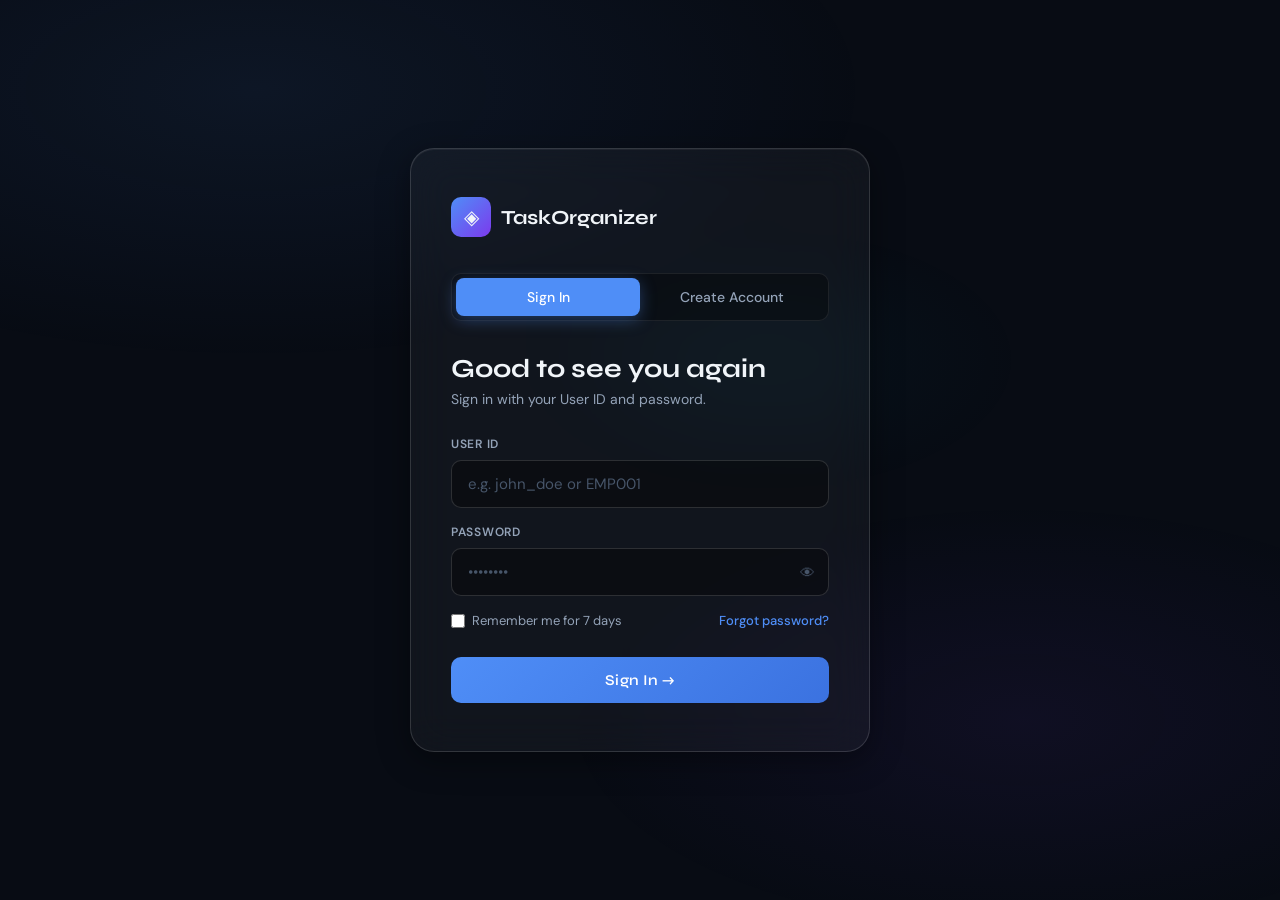
<file: frontend/index.html>
<!DOCTYPE html>
<html lang="en">
<head>
  <meta charset="UTF-8">
  <meta name="viewport" content="width=device-width, initial-scale=1.0">
  <title>TaskOrganizer — Login</title>
  <link rel="stylesheet" href="style.css">
</head>
<body>

<div id="toast-container"></div>

<div class="auth-wrapper">
  <div class="auth-card">

    <div class="auth-logo">
      <div class="auth-logo-icon">◈</div>
      <div class="auth-logo-text">TaskOrganizer</div>
    </div>

    <div class="auth-tabs">
      <button class="auth-tab active" onclick="switchTab('login')">Sign In</button>
      <button class="auth-tab" onclick="switchTab('signup')">Create Account</button>
    </div>

    <!-- ── SIGN IN ── -->
    <div id="loginForm" class="auth-form active">
      <h2>Good to see you again</h2>
      <p>Sign in with your User ID and password.</p>

      <div class="input-group">
        <label>User ID</label>
        <input id="loginUserId" type="text" placeholder="e.g. john_doe or EMP001" autocomplete="username">
      </div>
      <div class="input-group">
        <label>Password</label>
        <div class="input-with-toggle">
          <input id="loginPassword" type="password" placeholder="••••••••" autocomplete="current-password">
          <button class="toggle-pw" type="button" onclick="togglePw('loginPassword', this)" tabindex="-1">👁</button>
        </div>
      </div>

      <div class="remember-row">
        <label class="checkbox-label">
          <input type="checkbox" id="rememberMe"> Remember me for 7 days
        </label>
        <span class="forgot-link" onclick="showForgotHint()">Forgot password?</span>
      </div>

      <button class="btn-primary" onclick="login()">Sign In →</button>
    </div>

    <!-- ── SIGN UP ── -->
    <div id="signupForm" class="auth-form">
      <h2>Let's get you started</h2>
      <p>A few quick details and you're in.</p>

      <div class="input-group">
        <label>User ID <span style="font-size:11px;color:var(--text3);">(this is what you'll use to log in)</span></label>
        <input id="signupUserId" type="text" placeholder="e.g. john_doe or EMP001" autocomplete="username">
      </div>
      <div class="input-group">
        <label>Full Name</label>
        <input id="name" placeholder="Your name" autocomplete="name">
      </div>
      <div class="input-group">
        <label>Work Email</label>
        <input id="email" type="email" placeholder="you@company.com" autocomplete="email">
      </div>
      <div class="input-group">
        <label>Password</label>
        <div class="input-with-toggle">
          <input id="password" type="password" placeholder="Min. 8 characters" autocomplete="new-password" oninput="checkStrength(this.value)">
          <button class="toggle-pw" type="button" onclick="togglePw('password', this)" tabindex="-1">👁</button>
        </div>
        <div class="strength-bar" id="strengthBar">
          <div class="strength-fill" id="strengthFill"></div>
        </div>
        <div class="strength-label" id="strengthLabel"></div>
      </div>
      <div class="input-group">
        <label>Role</label>
        <select id="role">
          <option value="member">Team Member</option>
          <option value="admin">Admin</option>
        </select>
      </div>
      <button class="btn-primary" onclick="signup()">Create Account →</button>
    </div>

  </div>
</div>

<script src="./script.js"></script>
<script>
function switchTab(tab) {
  document.querySelectorAll('.auth-tab').forEach((t, i) => {
    t.classList.toggle('active', (tab === 'login' && i === 0) || (tab === 'signup' && i === 1));
  });
  document.getElementById('loginForm').classList.toggle('active', tab === 'login');
  document.getElementById('signupForm').classList.toggle('active', tab === 'signup');
}

function togglePw(id, btn) {
  const input = document.getElementById(id);
  if (input.type === 'password') { input.type = 'text'; btn.textContent = '🙈'; }
  else { input.type = 'password'; btn.textContent = '👁'; }
}

function checkStrength(val) {
  const fill  = document.getElementById('strengthFill');
  const label = document.getElementById('strengthLabel');
  if (!val) { fill.style.width = '0'; label.textContent = ''; return; }
  let score = 0;
  if (val.length >= 8) score++;
  if (/[A-Z]/.test(val)) score++;
  if (/[0-9]/.test(val)) score++;
  if (/[^A-Za-z0-9]/.test(val)) score++;
  const levels = ['', 'Weak', 'Fair', 'Good', 'Strong'];
  const colors = ['', '#ef4444', '#f59e0b', '#3b82f6', '#10b981'];
  fill.style.width  = (score * 25) + '%';
  fill.style.background = colors[score];
  label.textContent = levels[score];
  label.style.color = colors[score];
}

function showForgotHint() {
  toast('Password reset — contact your workspace admin.', 'info');
}
</script>
</body>
</html>
</file>
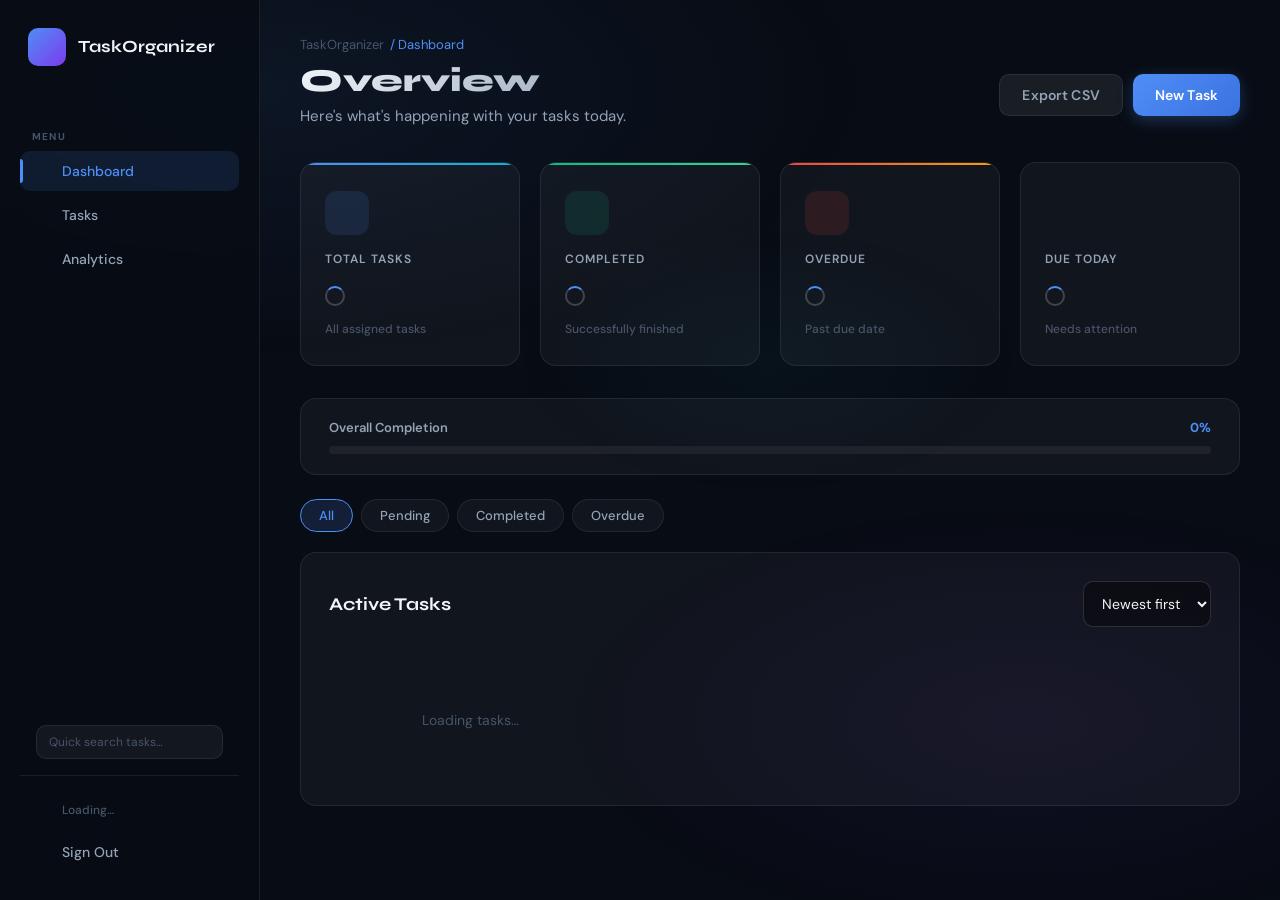
<file: frontend/dashboard.html>
<!DOCTYPE html>
<html lang="en">
<head>
  <meta charset="UTF-8">
  <meta name="viewport" content="width=device-width, initial-scale=1.0">
  <title>TaskOrganizer — Dashboard</title>
  <link rel="stylesheet" href="style.css">
</head>
<body>

<div id="toast-container"></div>

<div class="layout">

  <aside class="sidebar">
    <div class="sidebar-brand">
      <div class="sidebar-brand-icon"></div>
      <div class="sidebar-brand-name">TaskOrganizer</div>
    </div>

    <div class="sidebar-section">Menu</div>
    <ul>
      <li class="active">
        <span class="nav-icon"></span> Dashboard
      </li>
      <li onclick="goTasks()">
        <span class="nav-icon"></span> Tasks
      </li>
      <li onclick="goAnalytics()">
        <span class="nav-icon"></span> Analytics
      </li>
    </ul>

    <div class="sidebar-spacer"></div>

    <div class="sidebar-search">
      <input id="sidebarSearch" placeholder="Quick search tasks…" oninput="quickSearch(this.value)">
    </div>

    <div class="sidebar-footer">
      <ul>
        <li id="userLabel" style="font-size:12px;color:var(--text3);padding:10px 14px;cursor:default;">
          <span class="nav-icon"></span> <span id="loggedName">Loading…</span>
        </li>
        <li onclick="logout()">
          <span class="nav-icon"></span> Sign Out
        </li>
      </ul>
    </div>
  </aside>

  <main class="main">

    <div class="page-header">
      <div class="breadcrumb">TaskOrganizer<span>/ Dashboard</span></div>
      <div style="display:flex;align-items:center;justify-content:space-between;flex-wrap:wrap;gap:12px;">
        <div>
          <h1 id="greetingHeading">Overview</h1>
          <p>Here's what's happening with your tasks today.</p>
        </div>
        <div class="header-actions">
          <button class="btn btn-ghost" onclick="exportTasks()">Export CSV</button>
          <button class="btn btn-accent" onclick="goTasks()">New Task</button>
        </div>
      </div>
    </div>

    <div class="cards">
      <div class="card">
        <div class="card-icon"></div>
        <h3>Total Tasks</h3>
        <p id="total"><span class="spinner"></span></p>
        <div class="card-change">All assigned tasks</div>
      </div>
      <div class="card">
        <div class="card-icon"></div>
        <h3>Completed</h3>
        <p id="completed"><span class="spinner"></span></p>
        <div class="card-change" id="completionRate">Successfully finished</div>
      </div>
      <div class="card">
        <div class="card-icon"></div>
        <h3>Overdue</h3>
        <p id="overdue"><span class="spinner"></span></p>
        <div class="card-change">Past due date</div>
      </div>
      <div class="card">
        <div class="card-icon"></div>
        <h3>Due Today</h3>
        <p id="dueToday"><span class="spinner"></span></p>
        <div class="card-change">Needs attention</div>
      </div>
    </div>

    <div class="section" style="padding:20px 28px;">
      <div style="display:flex;align-items:center;justify-content:space-between;margin-bottom:10px;">
        <span style="font-size:13px;font-weight:600;color:var(--text2);">Overall Completion</span>
        <span id="progressPct" style="font-size:13px;font-weight:700;color:var(--accent);">0%</span>
      </div>
      <div class="progress-track">
        <div class="progress-fill" id="progressFill" style="width:0%"></div>
      </div>
    </div>

    <div class="filter-bar">
      <button class="filter-btn active" onclick="filterTasks('all', this)">All</button>
      <button class="filter-btn" onclick="filterTasks('pending', this)">Pending</button>
      <button class="filter-btn" onclick="filterTasks('completed', this)">Completed</button>
      <button class="filter-btn" onclick="filterTasks('overdue', this)">Overdue</button>
    </div>

    <div class="section">
      <div class="section-header">
        <h2>Active Tasks</h2>
        <div style="display:flex;gap:8px;align-items:center;">
          <select id="sortSelect" onchange="applySortFilter()" class="sort-select">
            <option value="newest">Newest first</option>
            <option value="oldest">Oldest first</option>
            <option value="due">Due date</option>
            <option value="az">A → Z</option>
          </select>
        </div>
      </div>
      <div id="tasks" class="task-grid">
        <div class="empty-state">
          <div class="empty-icon"></div>
          <p>Loading tasks…</p>
        </div>
      </div>
    </div>

  </main>
</div>

<div id="analyticsModal" class="modal-overlay" style="display:none" onclick="if(event.target===this)closeAnalytics()">
  <div class="modal-box">
    <div class="modal-header">
      <h3>📈 Analytics Overview</h3>
      <button onclick="closeAnalytics()" class="modal-close">✕</button>
    </div>
    <div id="analyticsContent" class="analytics-grid"></div>
  </div>
</div>

<script src="script.js"></script>
</body>
</html>
</file>
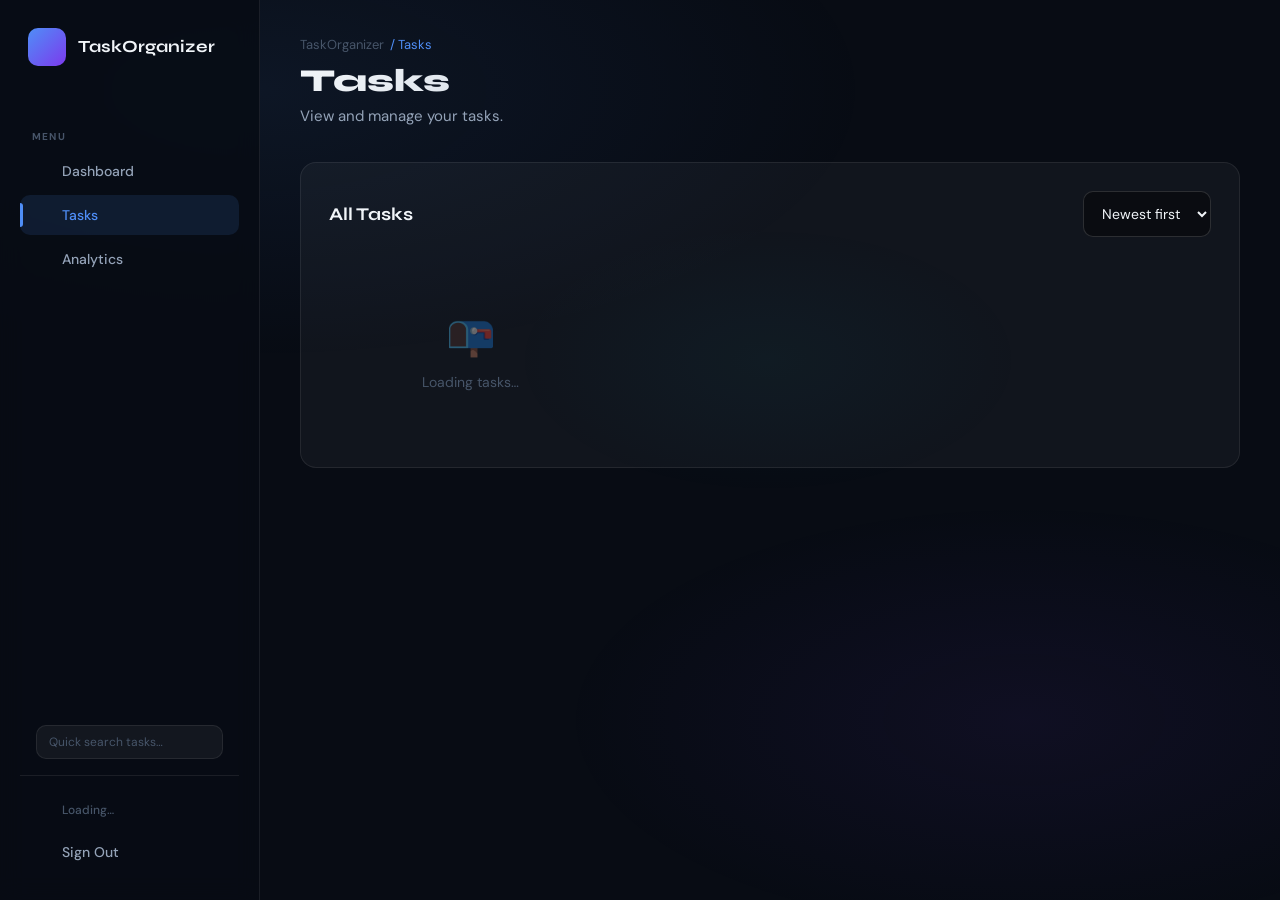
<file: frontend/task.html>
<!DOCTYPE html>
<html lang="en">
<head>
  <meta charset="UTF-8">
  <meta name="viewport" content="width=device-width, initial-scale=1.0">
  <title>TaskOrganizer — Tasks</title>
  <link rel="stylesheet" href="style.css">
</head>
<body>

<div id="toast-container"></div>

<div class="layout">

  <aside class="sidebar">
    <div class="sidebar-brand">
      <div class="sidebar-brand-icon"></div>
      <div class="sidebar-brand-name">TaskOrganizer</div>
    </div>

    <div class="sidebar-section">Menu</div>
    <ul>
      <li onclick="goDashboard()">
        <span class="nav-icon"></span> Dashboard
      </li>
      <li class="active">
        <span class="nav-icon"></span> Tasks
      </li>
      <li onclick="goAnalytics()">
        <span class="nav-icon"></span> Analytics
      </li>
    </ul>

    <div class="sidebar-spacer"></div>

    <div class="sidebar-search">
      <input id="sidebarSearch" placeholder="Quick search tasks…" oninput="quickSearch(this.value)">
    </div>

    <div class="sidebar-footer">
      <ul>
        <li style="font-size:12px;color:var(--text3);padding:10px 14px;cursor:default;">
          <span class="nav-icon"></span> <span id="loggedName">Loading…</span>
        </li>
        <li onclick="logout()">
          <span class="nav-icon"></span> Sign Out
        </li>
      </ul>
    </div>
  </aside>

  <main class="main">

    <div class="page-header">
      <div class="breadcrumb">TaskOrganizer<span>/ Tasks</span></div>
      <h1 id="pageTitle">Tasks</h1>
      <p id="pageSubtitle">View and manage your tasks.</p>
    </div>

    <!-- ADMIN ONLY: New Project -->
    <div class="section admin-only" style="display:none">
      <div class="section-header">
        <h2>New Project</h2>
        <span class="section-badge">Admin</span>
      </div>
      <div class="form-grid">
        <div class="field-wrap">
          <label class="field-label">Project Name</label>
          <input id="projectName" placeholder="e.g. Website Redesign">
        </div>
        <div class="field-wrap">
          <label class="field-label">Description</label>
          <input id="projectDesc" placeholder="Brief project overview">
        </div>
        <div class="btn-submit">
          <button class="btn btn-submit" onclick="createProject()">Create Project</button>
        </div>
      </div>
    </div>

    <!-- ADMIN ONLY: New Task -->
    <div class="section admin-only" style="display:none">
      <div class="section-header">
        <h2>New Task</h2>
        <span class="section-badge">Admin</span>
      </div>
      <div class="form-grid four-col">
        <div class="field-wrap">
          <label class="field-label">Task Title</label>
          <input id="title" placeholder="e.g. Design landing page">
        </div>
        <div class="field-wrap">
          <label class="field-label">Assign To (User ID)</label>
          <input id="assignedTo" placeholder="e.g. john_doe or EMP001">
        </div>
        <div class="field-wrap">
          <label class="field-label">Priority</label>
          <select id="priority">
            <option value="low">Low</option>
            <option value="medium" selected>Medium</option>
            <option value="high">High</option>
          </select>
        </div>
        <div class="field-wrap">
          <label class="field-label">Due Date</label>
          <input id="dueDate" type="date">
        </div>
        <div class="field-wrap" style="grid-column:1/-1">
          <label class="field-label">Notes (optional)</label>
          <input id="taskNotes" placeholder="Any additional context or links…">
        </div>
        <div class="btn-submit">
          <button class="btn btn-submit" onclick="createTask()">Create Task</button>
        </div>
      </div>
    </div>

    <!-- ADMIN ONLY: Bulk Actions -->
    <div class="section admin-only" style="display:none">
      <div class="section-header">
        <h2>Bulk Actions</h2>
        <span class="section-badge">Admin</span>
      </div>
      <div style="display:flex;gap:12px;flex-wrap:wrap;align-items:center;">
        <button class="btn btn-ghost" onclick="bulkComplete()">Mark All Pending → Complete</button>
        <button class="btn btn-ghost" onclick="refreshTasks()">Refresh Task List</button>
        <span style="font-size:12px;color:var(--text3);margin-left:auto;" id="lastRefreshed"></span>
      </div>
    </div>

    <div class="section">
      <div class="section-header">
        <h2 id="taskListTitle">All Tasks</h2>
        <div style="display:flex;gap:8px;">
          <select id="sortSelect" onchange="applySortFilter()" class="sort-select">
            <option value="newest">Newest first</option>
            <option value="due">Due date</option>
            <option value="priority">Priority</option>
            <option value="az">A → Z</option>
          </select>
        </div>
      </div>
      <div id="tasks" class="task-grid">
        <div class="empty-state">
          <div class="empty-icon">📭</div>
          <p>Loading tasks…</p>
        </div>
      </div>
    </div>

  </main>
</div>

<script src="script.js"></script>
</body>
</html>
</file>
<file: frontend/style.css>
@import url('https://fonts.googleapis.com/css2?family=Syne:wght@400;600;700;800&family=DM+Sans:wght@300;400;500;600&display=swap');

:root {
  --bg: #080c14;
  --bg2: #0d1424;
  --surface: rgba(255,255,255,0.04);
  --surface2: rgba(255,255,255,0.07);
  --border: rgba(255,255,255,0.08);
  --border2: rgba(255,255,255,0.14);
  --accent: #4f8ef7;
  --accent2: #7c3aed;
  --accent3: #06b6d4;
  --success: #10b981;
  --warning: #f59e0b;
  --danger: #ef4444;
  --text: #f1f5f9;
  --text2: #94a3b8;
  --text3: #475569;
  --glow: 0 0 40px rgba(79,142,247,0.15);
  --shadow: 0 8px 32px rgba(0,0,0,0.4);
  --radius: 16px;
  --radius-sm: 10px;
  --sidebar: 260px;
  --font-display: 'Syne', sans-serif;
  --font-body: 'DM Sans', sans-serif;
}

*, *::before, *::after { box-sizing: border-box; margin: 0; padding: 0; }

html { scroll-behavior: smooth; }

body {
  font-family: var(--font-body);
  background: var(--bg);
  color: var(--text);
  min-height: 100vh;
  overflow-x: hidden;
}

body::before {
  content: '';
  position: fixed;
  inset: 0;
  background:
    radial-gradient(ellipse 80% 50% at 20% 10%, rgba(79,142,247,0.08) 0%, transparent 60%),
    radial-gradient(ellipse 60% 40% at 80% 80%, rgba(124,58,237,0.07) 0%, transparent 60%),
    radial-gradient(ellipse 40% 30% at 60% 40%, rgba(6,182,212,0.04) 0%, transparent 50%);
  pointer-events: none;
  z-index: 0;
}

.auth-wrapper {
  min-height: 100vh;
  display: flex;
  align-items: center;
  justify-content: center;
  padding: 24px;
  position: relative;
  z-index: 1;
}

.auth-card {
  width: 100%;
  max-width: 460px;
  background: var(--surface);
  border: 1px solid var(--border2);
  border-radius: 24px;
  padding: 48px 40px;
  backdrop-filter: blur(20px);
  box-shadow: var(--shadow), inset 0 1px 0 rgba(255,255,255,0.06);
  animation: slideUp 0.6s cubic-bezier(0.16,1,0.3,1);
}

.auth-logo {
  display: flex;
  align-items: center;
  gap: 10px;
  margin-bottom: 36px;
}

.auth-logo-icon {
  width: 40px; height: 40px;
  background: linear-gradient(135deg, var(--accent), var(--accent2));
  border-radius: 10px;
  display: flex; align-items: center; justify-content: center;
  font-size: 18px;
}

.auth-logo-text {
  font-family: var(--font-display);
  font-size: 20px;
  font-weight: 700;
  color: var(--text);
}

.auth-tabs {
  display: flex;
  background: rgba(0,0,0,0.3);
  border-radius: var(--radius-sm);
  padding: 4px;
  margin-bottom: 32px;
  border: 1px solid var(--border);
}

.auth-tab {
  flex: 1;
  padding: 10px;
  text-align: center;
  font-family: var(--font-body);
  font-size: 14px;
  font-weight: 500;
  color: var(--text2);
  border: none;
  background: transparent;
  border-radius: 8px;
  cursor: pointer;
  transition: all 0.25s ease;
}

.auth-tab.active {
  background: var(--accent);
  color: #fff;
  box-shadow: 0 4px 16px rgba(79,142,247,0.35);
}

.auth-form { display: none; animation: fadeIn 0.35s ease; }
.auth-form.active { display: block; }

.auth-form h2 {
  font-family: var(--font-display);
  font-size: 26px;
  font-weight: 700;
  margin-bottom: 6px;
}

.auth-form p {
  color: var(--text2);
  font-size: 14px;
  margin-bottom: 28px;
}

.input-group {
  position: relative;
  margin-bottom: 16px;
}

.input-group label {
  display: block;
  font-size: 12px;
  font-weight: 600;
  color: var(--text2);
  text-transform: uppercase;
  letter-spacing: 0.06em;
  margin-bottom: 8px;
}

.input-group input,
.input-group select {
  width: 100%;
  padding: 13px 16px;
  background: rgba(0,0,0,0.35);
  border: 1px solid var(--border2);
  border-radius: var(--radius-sm);
  color: var(--text);
  font-family: var(--font-body);
  font-size: 15px;
  transition: border-color 0.2s, box-shadow 0.2s;
  outline: none;
  -webkit-appearance: none;
}

.input-group select option { background: #1e293b; }

.input-group input:focus,
.input-group select:focus {
  border-color: var(--accent);
  box-shadow: 0 0 0 3px rgba(79,142,247,0.15);
}

.input-group input::placeholder { color: var(--text3); }

.btn-primary {
  width: 100%;
  padding: 14px;
  background: linear-gradient(135deg, var(--accent), #3b72e0);
  color: #fff;
  font-family: var(--font-display);
  font-size: 15px;
  font-weight: 600;
  border: none;
  border-radius: var(--radius-sm);
  cursor: pointer;
  transition: all 0.25s ease;
  letter-spacing: 0.02em;
  margin-top: 8px;
  position: relative;
  overflow: hidden;
}

.btn-primary::after {
  content: '';
  position: absolute;
  inset: 0;
  background: rgba(255,255,255,0);
  transition: background 0.2s;
}

.btn-primary:hover { transform: translateY(-1px); box-shadow: 0 8px 24px rgba(79,142,247,0.4); }
.btn-primary:hover::after { background: rgba(255,255,255,0.06); }
.btn-primary:active { transform: translateY(0); }

.layout {
  display: flex;
  min-height: 100vh;
  position: relative;
  z-index: 1;
}

.sidebar {
  width: var(--sidebar);
  min-height: 100vh;
  background: rgba(8,12,20,0.85);
  border-right: 1px solid var(--border);
  display: flex;
  flex-direction: column;
  padding: 28px 20px;
  position: fixed;
  top: 0; left: 0; bottom: 0;
  backdrop-filter: blur(12px);
  z-index: 100;
}

.sidebar-brand {
  display: flex;
  align-items: center;
  gap: 12px;
  margin-bottom: 40px;
  padding: 0 8px;
}

.sidebar-brand-icon {
  width: 38px; height: 38px;
  background: linear-gradient(135deg, var(--accent), var(--accent2));
  border-radius: 10px;
  display: flex; align-items: center; justify-content: center;
  font-size: 16px;
  flex-shrink: 0;
}

.sidebar-brand-name {
  font-family: var(--font-display);
  font-size: 17px;
  font-weight: 700;
  line-height: 1.1;
}

.sidebar-brand-name span {
  display: block;
  font-size: 11px;
  font-weight: 400;
  color: var(--text2);
  font-family: var(--font-body);
}

.sidebar-section {
  font-size: 10px;
  font-weight: 700;
  text-transform: uppercase;
  letter-spacing: 0.12em;
  color: var(--text3);
  padding: 0 12px;
  margin-bottom: 8px;
  margin-top: 24px;
}

.sidebar ul {
  list-style: none;
  display: flex;
  flex-direction: column;
  gap: 4px;
}

.sidebar li {
  display: flex;
  align-items: center;
  gap: 10px;
  padding: 11px 14px;
  border-radius: var(--radius-sm);
  cursor: pointer;
  font-size: 14px;
  font-weight: 500;
  color: var(--text2);
  transition: all 0.2s ease;
  position: relative;
}

.sidebar li:hover { background: var(--surface2); color: var(--text); }

.sidebar li.active {
  background: rgba(79,142,247,0.12);
  color: var(--accent);
}

.sidebar li.active::before {
  content: '';
  position: absolute;
  left: 0; top: 20%; bottom: 20%;
  width: 3px;
  background: var(--accent);
  border-radius: 0 3px 3px 0;
}

.sidebar li .nav-icon { width: 18px; text-align: center; font-size: 15px; }

.sidebar-spacer { flex: 1; }

.sidebar-footer {
  border-top: 1px solid var(--border);
  padding-top: 16px;
}

.main {
  flex: 1;
  margin-left: var(--sidebar);
  padding: 36px 40px;
  min-height: 100vh;
}

.page-header {
  margin-bottom: 36px;
}

.page-header h1 {
  font-family: var(--font-display);
  font-size: 32px;
  font-weight: 800;
  line-height: 1.1;
  background: linear-gradient(135deg, var(--text), var(--text2));
  -webkit-background-clip: text;
  -webkit-text-fill-color: transparent;
  background-clip: text;
}

.page-header p {
  color: var(--text2);
  margin-top: 8px;
  font-size: 15px;
}

.breadcrumb {
  display: flex;
  align-items: center;
  gap: 6px;
  margin-bottom: 10px;
  font-size: 13px;
  color: var(--text3);
}

.breadcrumb span { color: var(--accent); }

.cards {
  display: grid;
  grid-template-columns: repeat(3, 1fr);
  gap: 20px;
  margin-bottom: 32px;
}

.card {
  background: var(--surface);
  border: 1px solid var(--border);
  border-radius: var(--radius);
  padding: 28px 24px;
  position: relative;
  overflow: hidden;
  transition: border-color 0.25s, transform 0.25s;
  animation: slideUp 0.5s cubic-bezier(0.16,1,0.3,1) both;
}

.card:nth-child(1) { animation-delay: 0.05s; }
.card:nth-child(2) { animation-delay: 0.1s; }
.card:nth-child(3) { animation-delay: 0.15s; }

.card:hover { border-color: var(--border2); transform: translateY(-2px); }

.card::before {
  content: '';
  position: absolute;
  top: 0; left: 0; right: 0;
  height: 2px;
}

.card:nth-child(1)::before { background: linear-gradient(90deg, var(--accent), var(--accent3)); }
.card:nth-child(2)::before { background: linear-gradient(90deg, var(--success), #34d399); }
.card:nth-child(3)::before { background: linear-gradient(90deg, var(--danger), var(--warning)); }

.card-icon {
  width: 44px; height: 44px;
  border-radius: 12px;
  display: flex; align-items: center; justify-content: center;
  font-size: 20px;
  margin-bottom: 16px;
}

.card:nth-child(1) .card-icon { background: rgba(79,142,247,0.12); }
.card:nth-child(2) .card-icon { background: rgba(16,185,129,0.12); }
.card:nth-child(3) .card-icon { background: rgba(239,68,68,0.12); }

.card h3 {
  font-size: 12px;
  font-weight: 600;
  text-transform: uppercase;
  letter-spacing: 0.08em;
  color: var(--text2);
  margin-bottom: 10px;
}

.card p {
  font-family: var(--font-display);
  font-size: 36px;
  font-weight: 800;
  line-height: 1;
  color: var(--text);
  min-height: 1em;
}

.card-change {
  font-family: var(--font-body);
  font-size: 12px;
  font-weight: 500;
  margin-top: 8px;
  color: var(--text3);
}

.section {
  background: var(--surface);
  border: 1px solid var(--border);
  border-radius: var(--radius);
  padding: 28px;
  margin-bottom: 24px;
  animation: slideUp 0.5s cubic-bezier(0.16,1,0.3,1) 0.2s both;
}

.section-header {
  display: flex;
  align-items: center;
  justify-content: space-between;
  margin-bottom: 24px;
}

.section-header h2 {
  font-family: var(--font-display);
  font-size: 18px;
  font-weight: 700;
}

.section-badge {
  font-size: 11px;
  font-weight: 600;
  padding: 4px 10px;
  border-radius: 20px;
  background: rgba(79,142,247,0.12);
  color: var(--accent);
  border: 1px solid rgba(79,142,247,0.2);
}

.form-grid {
  display: grid;
  grid-template-columns: 1fr 1fr;
  gap: 16px;
  align-items: end;
}

.form-grid .input-group { margin-bottom: 0; }

.form-grid .btn-submit {
  grid-column: 1 / -1;
}

.section input,
.section select {
  width: 100%;
  padding: 12px 14px;
  background: rgba(0,0,0,0.4);
  border: 1px solid var(--border2);
  border-radius: var(--radius-sm);
  color: var(--text);
  font-family: var(--font-body);
  font-size: 14px;
  transition: border-color 0.2s, box-shadow 0.2s;
  outline: none;
}

.section input:focus,
.section select:focus {
  border-color: var(--accent);
  box-shadow: 0 0 0 3px rgba(79,142,247,0.12);
}

.section input::placeholder { color: var(--text3); }

.field-label {
  font-size: 12px;
  font-weight: 600;
  color: var(--text2);
  text-transform: uppercase;
  letter-spacing: 0.06em;
  margin-bottom: 7px;
  display: block;
}

.field-wrap { margin-bottom: 0; }

.btn {
  display: inline-flex;
  align-items: center;
  gap: 8px;
  padding: 11px 22px;
  border: none;
  border-radius: var(--radius-sm);
  font-family: var(--font-body);
  font-size: 14px;
  font-weight: 600;
  cursor: pointer;
  transition: all 0.2s ease;
  letter-spacing: 0.01em;
}

.btn-accent {
  background: var(--accent);
  color: #fff;
  box-shadow: 0 4px 16px rgba(79,142,247,0.25);
}

.btn-accent:hover { background: #3b72e0; transform: translateY(-1px); box-shadow: 0 8px 24px rgba(79,142,247,0.4); }

.btn-success {
  background: rgba(16,185,129,0.15);
  color: var(--success);
  border: 1px solid rgba(16,185,129,0.25);
}

.btn-success:hover { background: var(--success); color: #fff; transform: translateY(-1px); }

.btn-ghost {
  background: var(--surface2);
  color: var(--text2);
  border: 1px solid var(--border);
}

.btn-ghost:hover { border-color: var(--border2); color: var(--text); }

.btn-submit {
  background: linear-gradient(135deg, var(--accent), #3b72e0);
  color: #fff;
  padding: 12px 28px;
  box-shadow: 0 4px 16px rgba(79,142,247,0.3);
}

.btn-submit:hover { transform: translateY(-1px); box-shadow: 0 8px 24px rgba(79,142,247,0.45); }

button[disabled] {
  opacity: 0.4;
  cursor: not-allowed;
  transform: none !important;
}

.task-grid {
  display: grid;
  grid-template-columns: repeat(auto-fill, minmax(260px, 1fr));
  gap: 16px;
}

.task-card {
  background: rgba(0,0,0,0.3);
  border: 1px solid var(--border);
  border-radius: var(--radius);
  padding: 20px;
  transition: all 0.25s ease;
  position: relative;
  overflow: hidden;
  animation: slideUp 0.4s cubic-bezier(0.16,1,0.3,1) both;
}

.task-card::after {
  content: '';
  position: absolute;
  inset: 0;
  opacity: 0;
  background: radial-gradient(circle at var(--mx,50%) var(--my,50%), rgba(79,142,247,0.06), transparent 60%);
  transition: opacity 0.3s;
  pointer-events: none;
}

.task-card:hover { border-color: var(--border2); transform: translateY(-2px); box-shadow: var(--shadow); }
.task-card:hover::after { opacity: 1; }

.task-card h4 {
  font-family: var(--font-display);
  font-size: 15px;
  font-weight: 700;
  margin-bottom: 12px;
  color: var(--text);
}

.task-meta {
  display: flex;
  flex-direction: column;
  gap: 6px;
  margin-bottom: 16px;
}

.task-meta-row {
  display: flex;
  align-items: center;
  gap: 6px;
  font-size: 12px;
  color: var(--text2);
}

.task-meta-row .icon { font-size: 11px; }

.status-badge {
  display: inline-flex;
  align-items: center;
  gap: 5px;
  font-size: 11px;
  font-weight: 600;
  padding: 3px 10px;
  border-radius: 20px;
  text-transform: capitalize;
}

.status-pending {
  background: rgba(245,158,11,0.12);
  color: var(--warning);
  border: 1px solid rgba(245,158,11,0.2);
}

.status-completed {
  background: rgba(16,185,129,0.12);
  color: var(--success);
  border: 1px solid rgba(16,185,129,0.2);
}

.status-badge::before {
  content: '';
  width: 5px; height: 5px;
  border-radius: 50%;
  background: currentColor;
  display: inline-block;
}

.empty-state {
  text-align: center;
  padding: 48px 24px;
  color: var(--text3);
}

.empty-state .empty-icon {
  font-size: 40px;
  margin-bottom: 12px;
  opacity: 0.4;
}

.empty-state p {
  font-size: 14px;
  color: var(--text3);
}

.spinner {
  width: 20px; height: 20px;
  border: 2px solid rgba(255,255,255,0.2);
  border-top-color: var(--accent);
  border-radius: 50%;
  display: inline-block;
  animation: spin 0.7s linear infinite;
}

#toast-container {
  position: fixed;
  bottom: 28px;
  right: 28px;
  display: flex;
  flex-direction: column;
  gap: 10px;
  z-index: 9999;
}

.toast {
  display: flex;
  align-items: center;
  gap: 12px;
  padding: 14px 18px;
  background: rgba(15,23,42,0.95);
  border: 1px solid var(--border2);
  border-radius: var(--radius-sm);
  box-shadow: 0 8px 32px rgba(0,0,0,0.5);
  backdrop-filter: blur(16px);
  font-size: 14px;
  min-width: 280px;
  animation: toastIn 0.35s cubic-bezier(0.16,1,0.3,1);
}

.toast.success { border-left: 3px solid var(--success); }
.toast.error   { border-left: 3px solid var(--danger); }
.toast.info    { border-left: 3px solid var(--accent); }

.toast-icon { font-size: 16px; flex-shrink: 0; }
.toast-msg  { color: var(--text); flex: 1; }

.toast.hide { animation: toastOut 0.3s ease forwards; }

.divider {
  border: none;
  border-top: 1px solid var(--border);
  margin: 28px 0;
}

.container {
  max-width: 440px;
  margin: 80px auto;
  padding: 40px;
  background: var(--surface);
  border-radius: var(--radius);
  border: 1px solid var(--border);
}

@keyframes slideUp {
  from { opacity: 0; transform: translateY(20px); }
  to   { opacity: 1; transform: translateY(0); }
}

@keyframes fadeIn {
  from { opacity: 0; }
  to   { opacity: 1; }
}

@keyframes spin {
  to { transform: rotate(360deg); }
}

@keyframes toastIn {
  from { opacity: 0; transform: translateX(20px); }
  to   { opacity: 1; transform: translateX(0); }
}

@keyframes toastOut {
  to { opacity: 0; transform: translateX(20px); }
}

@keyframes countUp {
  from { opacity: 0; transform: translateY(8px); }
  to   { opacity: 1; transform: translateY(0); }
}

::-webkit-scrollbar { width: 6px; }
::-webkit-scrollbar-track { background: transparent; }
::-webkit-scrollbar-thumb { background: var(--border2); border-radius: 3px; }
::-webkit-scrollbar-thumb:hover { background: var(--text3); }

.auth-logo-icon,
.sidebar-brand-icon {
  font-size: 20px;
  display: flex;
  align-items: center;
  justify-content: center;
}

.sidebar-brand-name span { display: none; }

.header-actions {
  display: flex;
  gap: 10px;
  flex-wrap: wrap;
}

.btn-accent {
  background: linear-gradient(135deg, var(--accent), #3b72e0);
  color: #fff;
  box-shadow: 0 4px 16px rgba(79,142,247,0.3);
}
.btn-accent:hover { transform: translateY(-1px); box-shadow: 0 8px 24px rgba(79,142,247,0.45); }

.form-grid.four-col {
  grid-template-columns: 1fr 1fr 1fr 1fr;
}

.progress-track {
  height: 8px;
  background: rgba(255,255,255,0.06);
  border-radius: 100px;
  overflow: hidden;
}

.progress-fill {
  height: 100%;
  background: linear-gradient(90deg, var(--accent), var(--accent2));
  border-radius: 100px;
  transition: width 0.8s cubic-bezier(0.16,1,0.3,1);
}

.filter-bar {
  display: flex;
  gap: 8px;
  margin-bottom: 20px;
  flex-wrap: wrap;
}

.filter-btn {
  padding: 7px 18px;
  border-radius: 100px;
  border: 1px solid var(--border);
  background: var(--surface);
  color: var(--text2);
  font-size: 13px;
  font-weight: 500;
  cursor: pointer;
  transition: all 0.2s;
  font-family: var(--font-body);
}

.filter-btn:hover { border-color: var(--border2); color: var(--text); }
.filter-btn.active { background: rgba(79,142,247,0.15); border-color: var(--accent); color: var(--accent); }

.sort-select {
  padding: 7px 12px;
  background: var(--surface2);
  border: 1px solid var(--border);
  border-radius: var(--radius-sm);
  color: var(--text2);
  font-family: var(--font-body);
  font-size: 13px;
  cursor: pointer;
  outline: none;
}

.task-done { opacity: 0.6; }
.task-overdue { border-color: rgba(239,68,68,0.3) !important; }

.task-card { position: relative; }

.overdue-ribbon, .today-ribbon {
  position: absolute;
  top: 12px; right: -1px;
  font-size: 10px;
  font-weight: 700;
  padding: 3px 10px;
  border-radius: 4px 0 0 4px;
  text-transform: uppercase;
  letter-spacing: 0.06em;
}
.overdue-ribbon { background: rgba(239,68,68,0.18); color: var(--danger); }
.today-ribbon   { background: rgba(245,158,11,0.18); color: var(--warning); }

.task-notes {
  font-size: 11px;
  color: var(--text3) !important;
  font-style: italic;
  white-space: nowrap;
  overflow: hidden;
  text-overflow: ellipsis;
  max-width: 200px;
}

.priority-high   { color: var(--danger);  font-weight: 600; font-size: 12px; }
.priority-medium { color: var(--warning); font-weight: 600; font-size: 12px; }
.priority-low    { color: var(--success); font-weight: 600; font-size: 12px; }

.status-overdue {
  background: rgba(239,68,68,0.12);
  color: var(--danger);
  border: 1px solid rgba(239,68,68,0.2);
}

.sidebar-search {
  padding: 0 16px 16px;
}

.sidebar-search input {
  width: 100%;
  padding: 8px 12px;
  background: rgba(255,255,255,0.05);
  border: 1px solid var(--border);
  border-radius: var(--radius-sm);
  color: var(--text);
  font-family: var(--font-body);
  font-size: 12px;
  outline: none;
  transition: border-color 0.2s;
}
.sidebar-search input::placeholder { color: var(--text3); }
.sidebar-search input:focus { border-color: var(--accent); }

.modal-overlay {
  position: fixed;
  inset: 0;
  background: rgba(0,0,0,0.7);
  backdrop-filter: blur(8px);
  z-index: 1000;
  display: flex;
  align-items: center;
  justify-content: center;
  padding: 24px;
}

.modal-box {
  background: var(--bg2);
  border: 1px solid var(--border2);
  border-radius: var(--radius);
  width: 100%;
  max-width: 560px;
  box-shadow: 0 24px 80px rgba(0,0,0,0.6);
  animation: slideUp 0.3s cubic-bezier(0.16,1,0.3,1);
}

.modal-header {
  display: flex;
  align-items: center;
  justify-content: space-between;
  padding: 24px 28px 20px;
  border-bottom: 1px solid var(--border);
}

.modal-header h3 {
  font-family: var(--font-display);
  font-size: 18px;
  font-weight: 700;
}

.modal-close {
  background: none;
  border: none;
  color: var(--text3);
  font-size: 16px;
  cursor: pointer;
  padding: 4px 8px;
  border-radius: 6px;
  transition: color 0.2s, background 0.2s;
}
.modal-close:hover { color: var(--text); background: var(--surface2); }

.analytics-grid {
  display: grid;
  grid-template-columns: repeat(3, 1fr);
  gap: 1px;
  background: var(--border);
  border-bottom-left-radius: var(--radius);
  border-bottom-right-radius: var(--radius);
  overflow: hidden;
}

.analytics-stat {
  background: var(--bg2);
  padding: 28px 24px;
  text-align: center;
}

.as-num {
  font-family: var(--font-display);
  font-size: 40px;
  font-weight: 800;
  line-height: 1;
  margin-bottom: 8px;
}

.as-label {
  font-size: 12px;
  color: var(--text3);
  font-weight: 500;
  text-transform: uppercase;
  letter-spacing: 0.06em;
}

.input-with-toggle {
  position: relative;
}
.input-with-toggle input {
  padding-right: 44px;
}
.toggle-pw {
  position: absolute;
  right: 10px;
  top: 50%;
  transform: translateY(-50%);
  background: none;
  border: none;
  cursor: pointer;
  font-size: 15px;
  color: var(--text3);
  padding: 4px;
}

.strength-bar {
  height: 4px;
  background: rgba(255,255,255,0.08);
  border-radius: 100px;
  margin-top: 8px;
  overflow: hidden;
}
.strength-fill {
  height: 100%;
  border-radius: 100px;
  width: 0;
  transition: width 0.3s, background 0.3s;
}
.strength-label {
  font-size: 11px;
  font-weight: 600;
  margin-top: 4px;
  height: 16px;
}

.remember-row {
  display: flex;
  align-items: center;
  justify-content: space-between;
  margin-bottom: 20px;
  font-size: 13px;
}
.checkbox-label {
  display: flex;
  align-items: center;
  gap: 7px;
  color: var(--text2);
  cursor: pointer;
}
.checkbox-label input[type="checkbox"] {
  width: 14px;
  height: 14px;
  cursor: pointer;
  accent-color: var(--accent);
}
.forgot-link {
  color: var(--accent);
  cursor: pointer;
  font-weight: 500;
  transition: opacity 0.2s;
}
.forgot-link:hover { opacity: 0.75; }

.cards {
  grid-template-columns: repeat(auto-fill, minmax(200px, 1fr));
}

@media (max-width: 768px) {
  .form-grid.four-col { grid-template-columns: 1fr 1fr; }
  .analytics-grid { grid-template-columns: repeat(2, 1fr); }
}
@media (max-width: 520px) {
  .form-grid.four-col { grid-template-columns: 1fr; }
  .analytics-grid { grid-template-columns: 1fr; }
}
</file>
